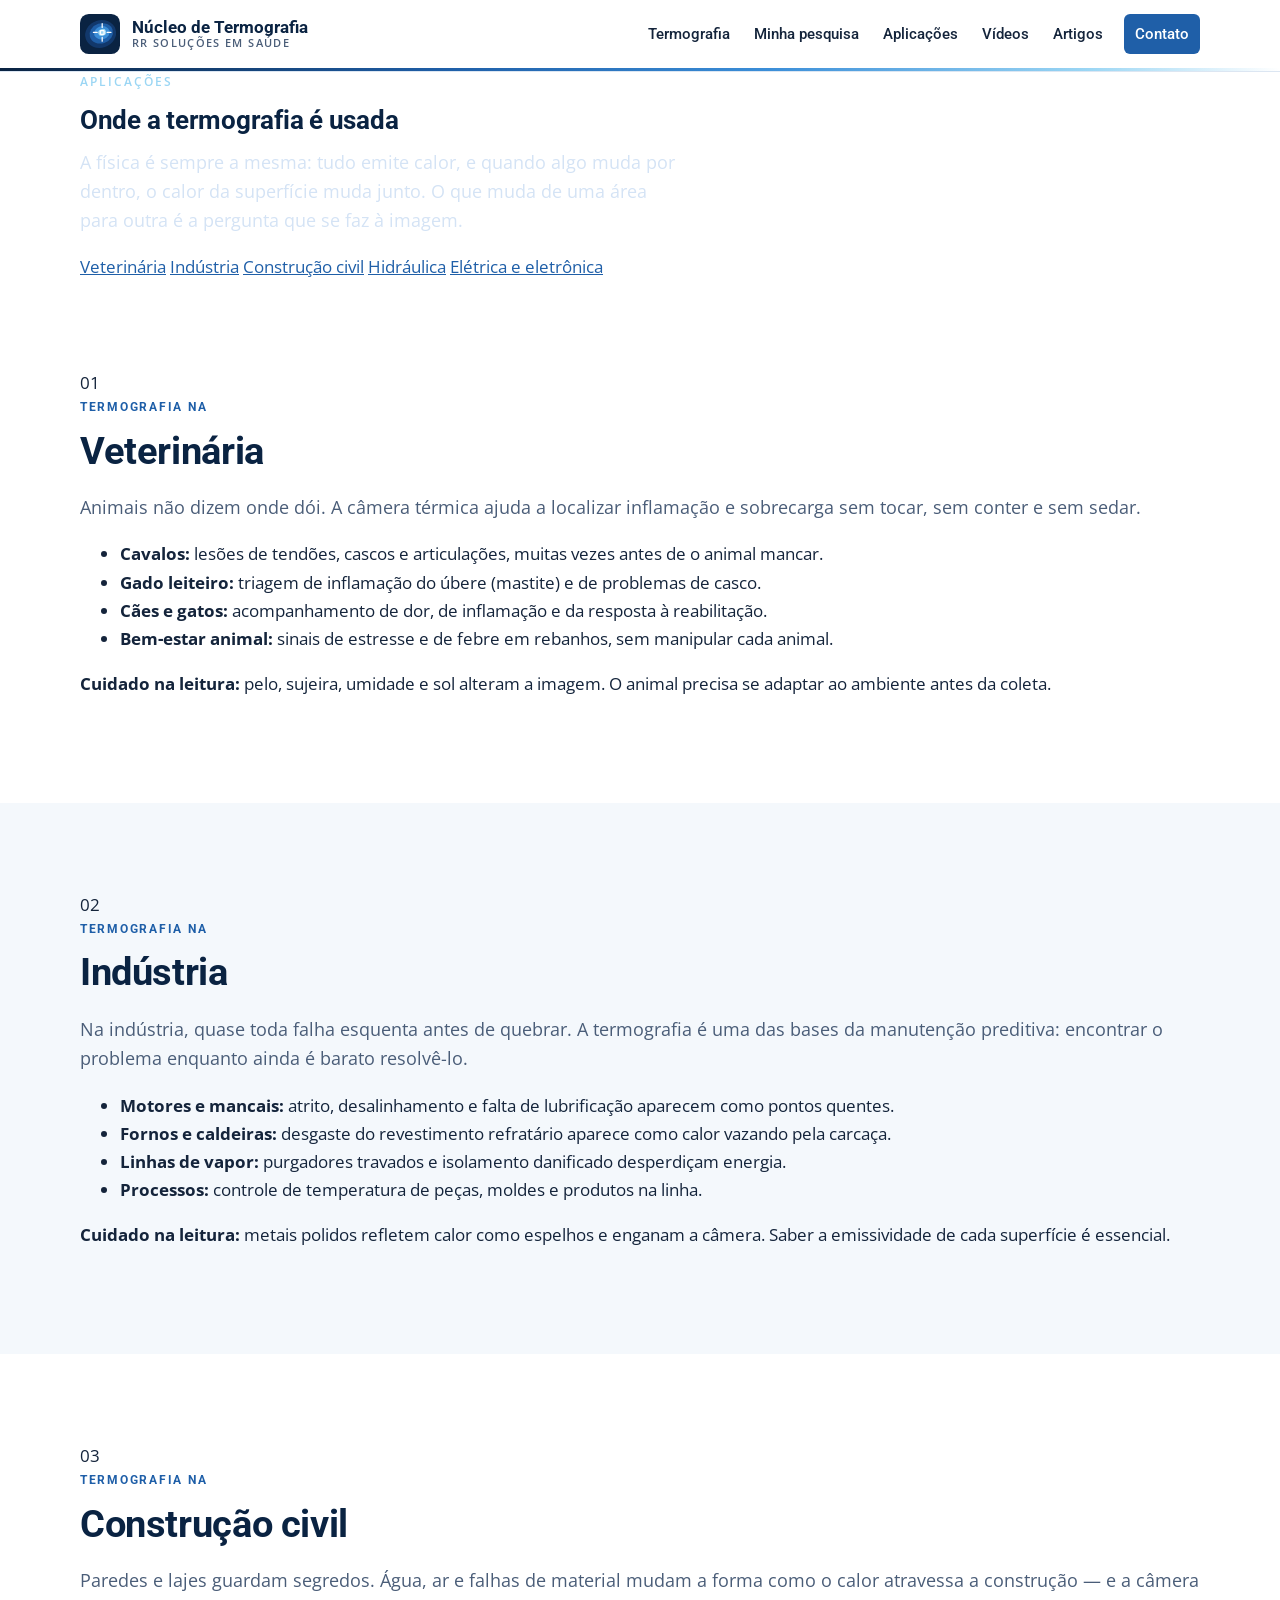
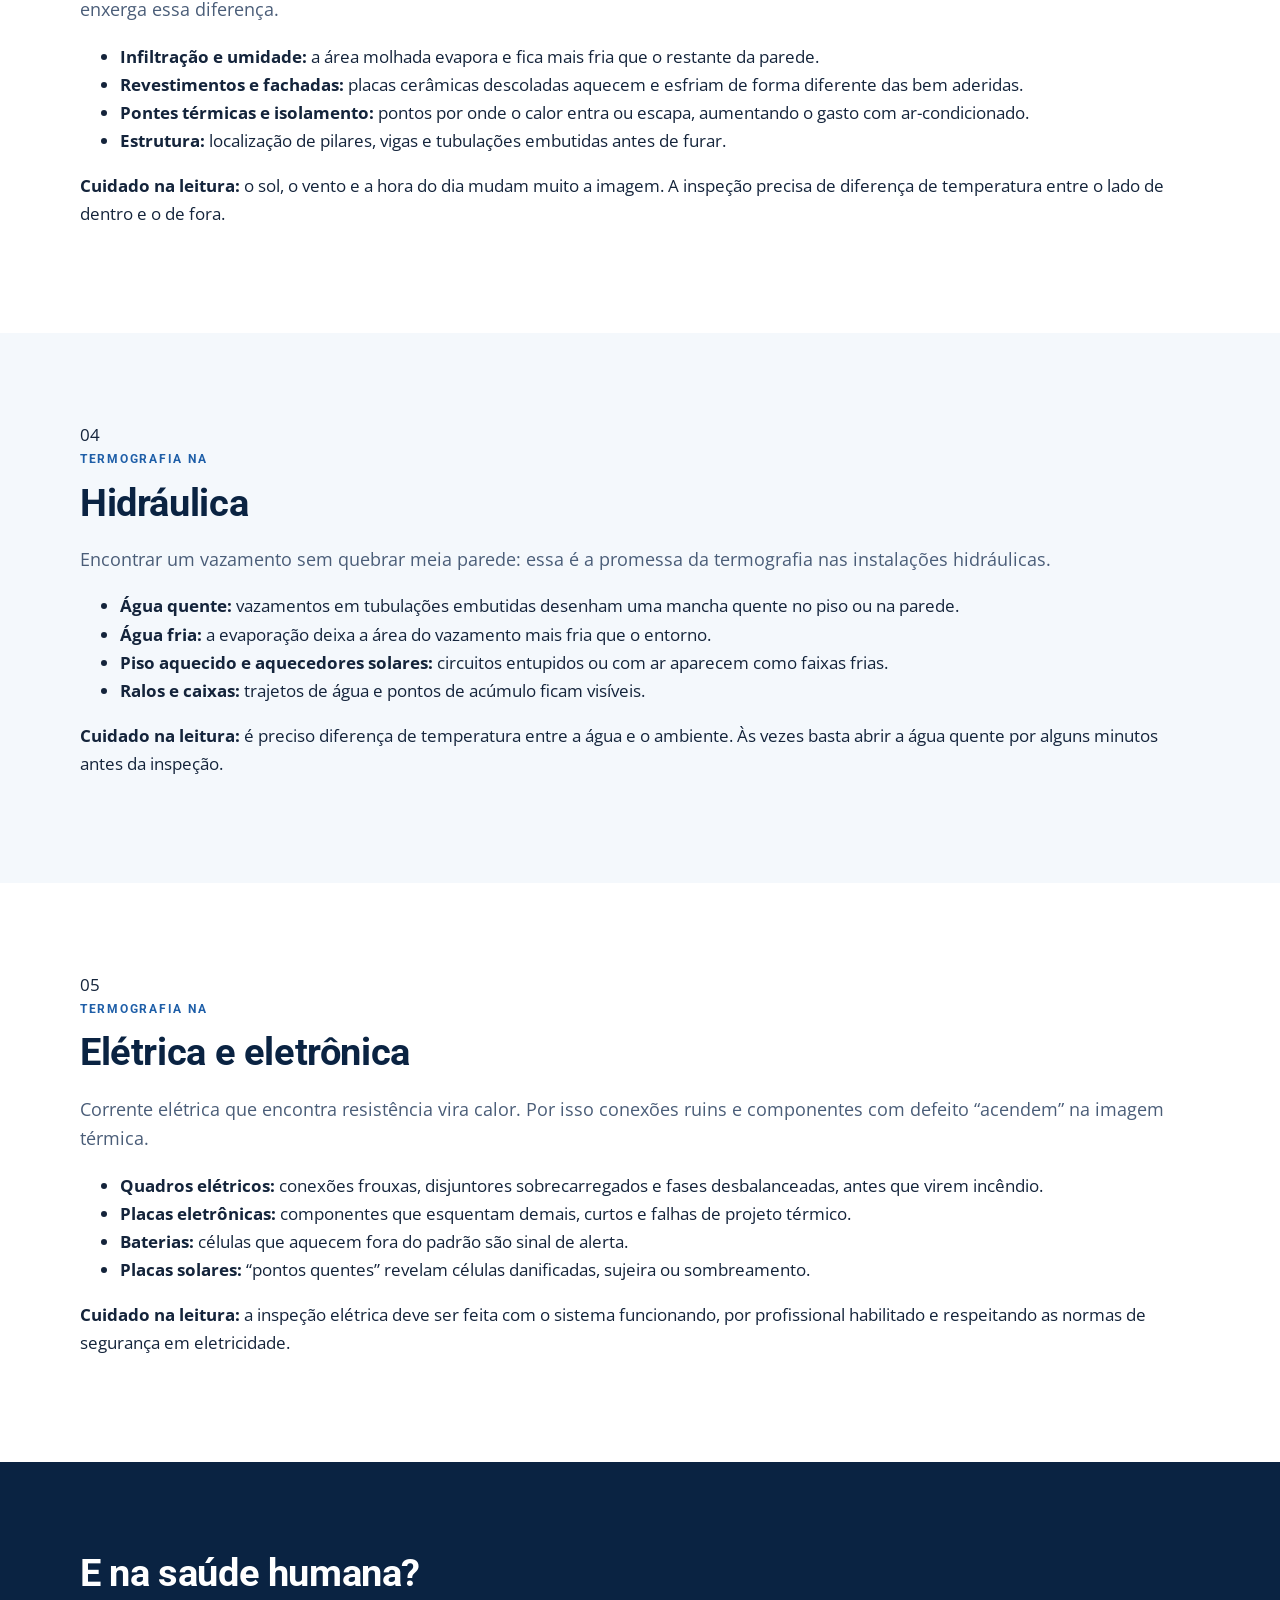
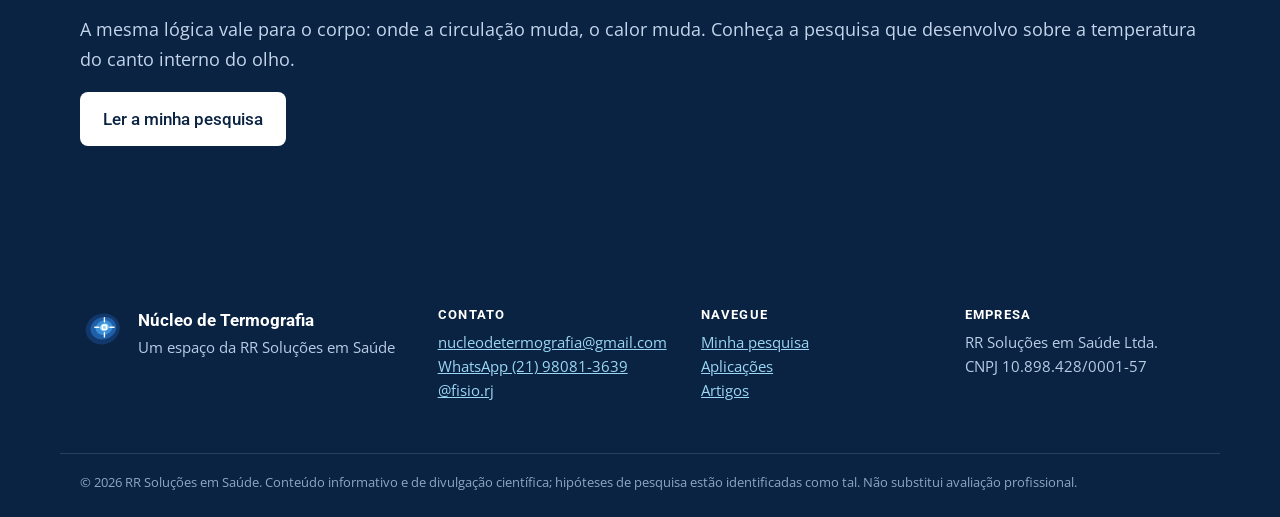
<file: aplicacoes.html>
<!doctype html>
<html lang="pt-BR">
<head>
  <meta charset="utf-8">
  <meta name="viewport" content="width=device-width, initial-scale=1">
  <title>Aplicações — Núcleo de Termografia</title>
  <meta name="description" content="Espaço de referência sobre termografia infravermelha criado por Rachel Ingrid, CEO da RR Soluções em Saúde: o que é, onde é usada e a pesquisa do canto interno do olho, em linguagem simples.">
  <meta name="theme-color" content="#0A2342">
  <meta property="og:title" content="Núcleo de Termografia">
  <meta property="og:description" content="A termografia explicada em linguagem simples — saúde, veterinária, indústria e construção.">
  <meta property="og:type" content="website">
  <link rel="icon" href="img/marca.svg" type="image/svg+xml">
  <link rel="stylesheet" href="css/estilo.css">
</head>
<body>

<header class="topo">
  <div class="wrap topo-in">
    <a class="marca" href="index.html" aria-label="Núcleo de Termografia — início">
      <img src="img/marca.svg" alt="" width="40" height="40">
      <span class="marca-txt"><strong>Núcleo de Termografia</strong><small>RR SOLUÇÕES EM SAÚDE</small></span>
    </a>
    <button class="menu-btn" id="menuBtn" aria-expanded="false" aria-controls="menu" aria-label="Abrir menu"><span></span><span></span><span></span></button>
    <nav class="menu" id="menu" aria-label="Seções">
      <a href="index.html#termografia">Termografia</a>
      <a href="pesquisa.html">Minha pesquisa</a>
      <a href="aplicacoes.html">Aplicações</a>
      <a href="index.html#videos">Vídeos</a>
      <a href="index.html#artigos">Artigos</a>
      <a href="index.html#contato" class="menu-cta">Contato</a>
    </nav>
  </div>
  <div class="regua-termica" aria-hidden="true"></div>
</header>

<main>

<section class="pagina-cab">
  <div class="wrap">
    <p class="kicker">Aplicações</p>
    <h1>Onde a termografia é usada</h1>
    <p class="hero-sub">A física é sempre a mesma: tudo emite calor, e quando algo muda por dentro, o calor da superfície muda junto. O que muda de uma área para outra é a pergunta que se faz à imagem.</p>
    <nav class="indice" aria-label="Nesta página">
      <a href="#veterinaria">Veterinária</a>
      <a href="#industria">Indústria</a>
      <a href="#construcao">Construção civil</a>
      <a href="#hidraulica">Hidráulica</a>
      <a href="#eletronica">Elétrica e eletrônica</a>
    </nav>
  </div>
</section>

<section class="secao aplic" id="veterinaria">
  <div class="wrap aplic-in">
    <div class="aplic-cab"><span class="aplic-num">01</span><p class="rotulo">Termografia na</p><h2>Veterinária</h2></div>
    <div>
      <p class="lead">Animais não dizem onde dói. A câmera térmica ajuda a localizar inflamação e sobrecarga sem tocar, sem conter e sem sedar.</p>
      <ul class="lista-check">
        <li><strong>Cavalos:</strong> lesões de tendões, cascos e articulações, muitas vezes antes de o animal mancar.</li>
        <li><strong>Gado leiteiro:</strong> triagem de inflamação do úbere (mastite) e de problemas de casco.</li>
        <li><strong>Cães e gatos:</strong> acompanhamento de dor, de inflamação e da resposta à reabilitação.</li>
        <li><strong>Bem-estar animal:</strong> sinais de estresse e de febre em rebanhos, sem manipular cada animal.</li>
      </ul>
      <p class="cuidado"><strong>Cuidado na leitura:</strong> pelo, sujeira, umidade e sol alteram a imagem. O animal precisa se adaptar ao ambiente antes da coleta.</p>
    </div>
  </div>
</section>

<section class="secao secao-gelo aplic" id="industria">
  <div class="wrap aplic-in">
    <div class="aplic-cab"><span class="aplic-num">02</span><p class="rotulo">Termografia na</p><h2>Indústria</h2></div>
    <div>
      <p class="lead">Na indústria, quase toda falha esquenta antes de quebrar. A termografia é uma das bases da manutenção preditiva: encontrar o problema enquanto ainda é barato resolvê-lo.</p>
      <ul class="lista-check">
        <li><strong>Motores e mancais:</strong> atrito, desalinhamento e falta de lubrificação aparecem como pontos quentes.</li>
        <li><strong>Fornos e caldeiras:</strong> desgaste do revestimento refratário aparece como calor vazando pela carcaça.</li>
        <li><strong>Linhas de vapor:</strong> purgadores travados e isolamento danificado desperdiçam energia.</li>
        <li><strong>Processos:</strong> controle de temperatura de peças, moldes e produtos na linha.</li>
      </ul>
      <p class="cuidado"><strong>Cuidado na leitura:</strong> metais polidos refletem calor como espelhos e enganam a câmera. Saber a emissividade de cada superfície é essencial.</p>
    </div>
  </div>
</section>

<section class="secao aplic" id="construcao">
  <div class="wrap aplic-in">
    <div class="aplic-cab"><span class="aplic-num">03</span><p class="rotulo">Termografia na</p><h2>Construção civil</h2></div>
    <div>
      <p class="lead">Paredes e lajes guardam segredos. Água, ar e falhas de material mudam a forma como o calor atravessa a construção — e a câmera enxerga essa diferença.</p>
      <ul class="lista-check">
        <li><strong>Infiltração e umidade:</strong> a área molhada evapora e fica mais fria que o restante da parede.</li>
        <li><strong>Revestimentos e fachadas:</strong> placas cerâmicas descoladas aquecem e esfriam de forma diferente das bem aderidas.</li>
        <li><strong>Pontes térmicas e isolamento:</strong> pontos por onde o calor entra ou escapa, aumentando o gasto com ar-condicionado.</li>
        <li><strong>Estrutura:</strong> localização de pilares, vigas e tubulações embutidas antes de furar.</li>
      </ul>
      <p class="cuidado"><strong>Cuidado na leitura:</strong> o sol, o vento e a hora do dia mudam muito a imagem. A inspeção precisa de diferença de temperatura entre o lado de dentro e o de fora.</p>
    </div>
  </div>
</section>

<section class="secao secao-gelo aplic" id="hidraulica">
  <div class="wrap aplic-in">
    <div class="aplic-cab"><span class="aplic-num">04</span><p class="rotulo">Termografia na</p><h2>Hidráulica</h2></div>
    <div>
      <p class="lead">Encontrar um vazamento sem quebrar meia parede: essa é a promessa da termografia nas instalações hidráulicas.</p>
      <ul class="lista-check">
        <li><strong>Água quente:</strong> vazamentos em tubulações embutidas desenham uma mancha quente no piso ou na parede.</li>
        <li><strong>Água fria:</strong> a evaporação deixa a área do vazamento mais fria que o entorno.</li>
        <li><strong>Piso aquecido e aquecedores solares:</strong> circuitos entupidos ou com ar aparecem como faixas frias.</li>
        <li><strong>Ralos e caixas:</strong> trajetos de água e pontos de acúmulo ficam visíveis.</li>
      </ul>
      <p class="cuidado"><strong>Cuidado na leitura:</strong> é preciso diferença de temperatura entre a água e o ambiente. Às vezes basta abrir a água quente por alguns minutos antes da inspeção.</p>
    </div>
  </div>
</section>

<section class="secao aplic" id="eletronica">
  <div class="wrap aplic-in">
    <div class="aplic-cab"><span class="aplic-num">05</span><p class="rotulo">Termografia na</p><h2>Elétrica e eletrônica</h2></div>
    <div>
      <p class="lead">Corrente elétrica que encontra resistência vira calor. Por isso conexões ruins e componentes com defeito “acendem” na imagem térmica.</p>
      <ul class="lista-check">
        <li><strong>Quadros elétricos:</strong> conexões frouxas, disjuntores sobrecarregados e fases desbalanceadas, antes que virem incêndio.</li>
        <li><strong>Placas eletrônicas:</strong> componentes que esquentam demais, curtos e falhas de projeto térmico.</li>
        <li><strong>Baterias:</strong> células que aquecem fora do padrão são sinal de alerta.</li>
        <li><strong>Placas solares:</strong> “pontos quentes” revelam células danificadas, sujeira ou sombreamento.</li>
      </ul>
      <p class="cuidado"><strong>Cuidado na leitura:</strong> a inspeção elétrica deve ser feita com o sistema funcionando, por profissional habilitado e respeitando as normas de segurança em eletricidade.</p>
    </div>
  </div>
</section>

<section class="secao secao-escura">
  <div class="wrap estreito centro">
    <h2>E na saúde humana?</h2>
    <p class="lead">A mesma lógica vale para o corpo: onde a circulação muda, o calor muda. Conheça a pesquisa que desenvolvo sobre a temperatura do canto interno do olho.</p>
    <p class="mais"><a class="btn btn-claro" href="pesquisa.html">Ler a minha pesquisa</a></p>
  </div>
</section>

</main>


<footer class="rodape">
  <div class="wrap rodape-in">
    <div class="rodape-marca">
      <img src="img/marca.svg" alt="" width="44" height="44">
      <div><strong>Núcleo de Termografia</strong><br><span>Um espaço da RR Soluções em Saúde</span></div>
    </div>
    <div><h4>Contato</h4><p data-contato></p></div>
    <div><h4>Navegue</h4><p><a href="pesquisa.html">Minha pesquisa</a><br><a href="aplicacoes.html">Aplicações</a><br><a href="index.html#artigos">Artigos</a></p></div>
    <div><h4>Empresa</h4><p>RR Soluções em Saúde Ltda.<br>CNPJ 10.898.428/0001-57</p></div>
  </div>
  <div class="wrap rodape-base">© <span data-ano></span> RR Soluções em Saúde. Conteúdo informativo e de divulgação científica; hipóteses de pesquisa estão identificadas como tal. Não substitui avaliação profissional.</div>
</footer>

<div class="modal" id="modal" hidden>
  <div class="modal-fundo" data-fechar></div>
  <div class="modal-caixa" role="dialog" aria-modal="true" aria-label="Vídeo">
    <button class="modal-fechar" data-fechar aria-label="Fechar">×</button>
    <div class="modal-video" id="modalVideo"></div>
  </div>
</div>

<script src="js/conteudo.js"></script>
<script src="js/site.js"></script>
</body>
</html>
</file>
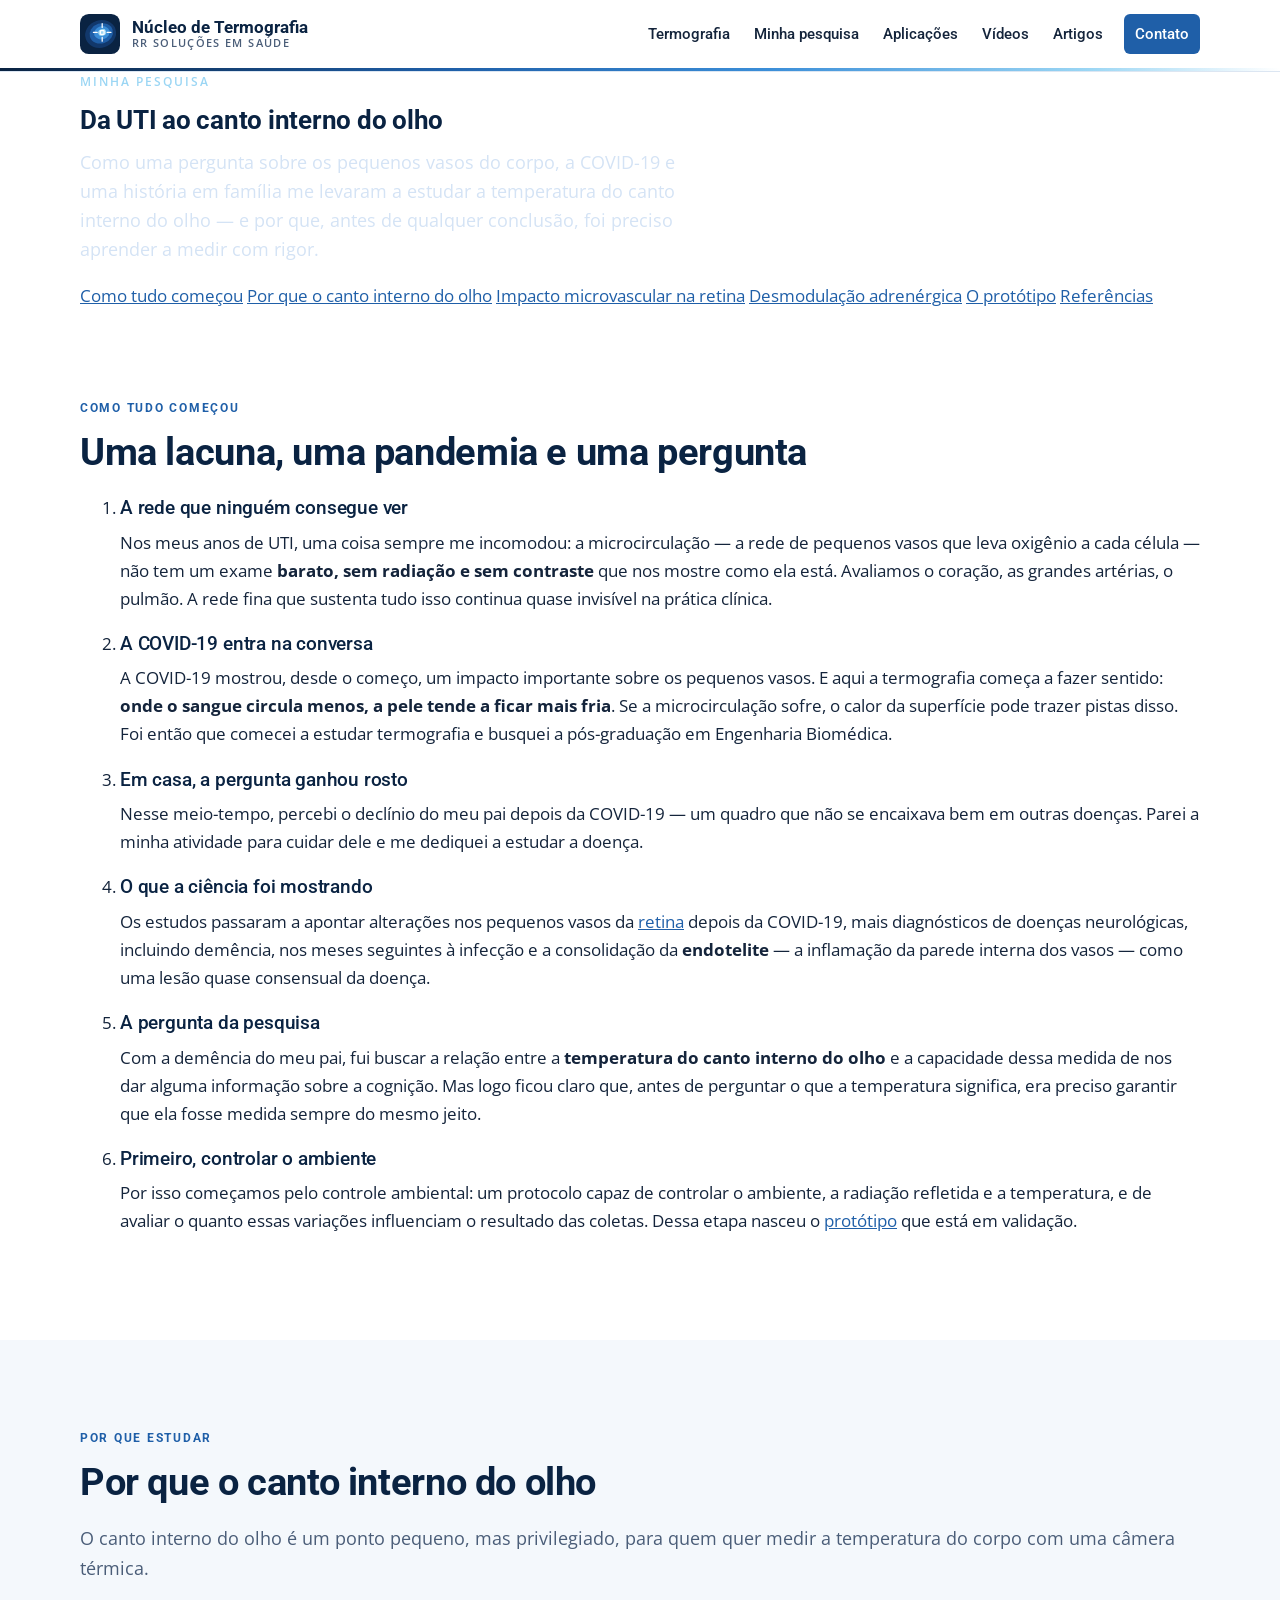
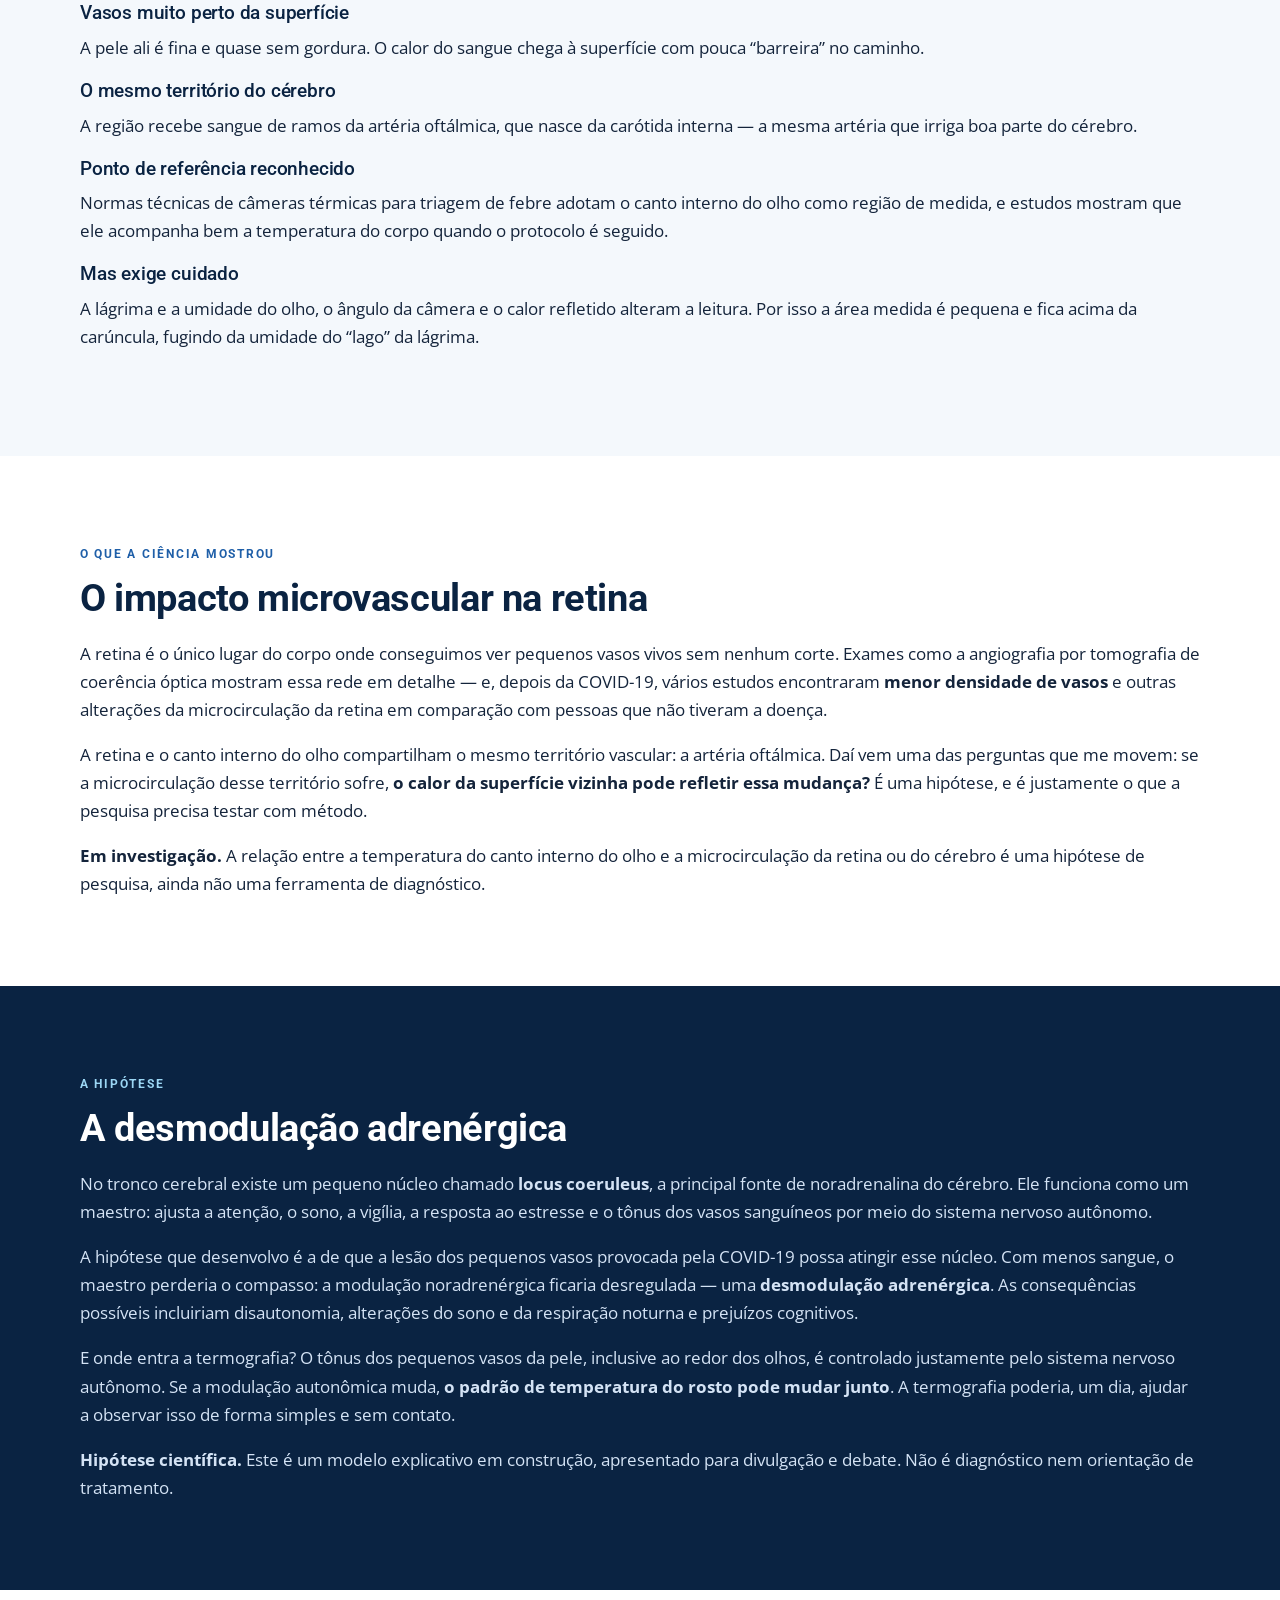
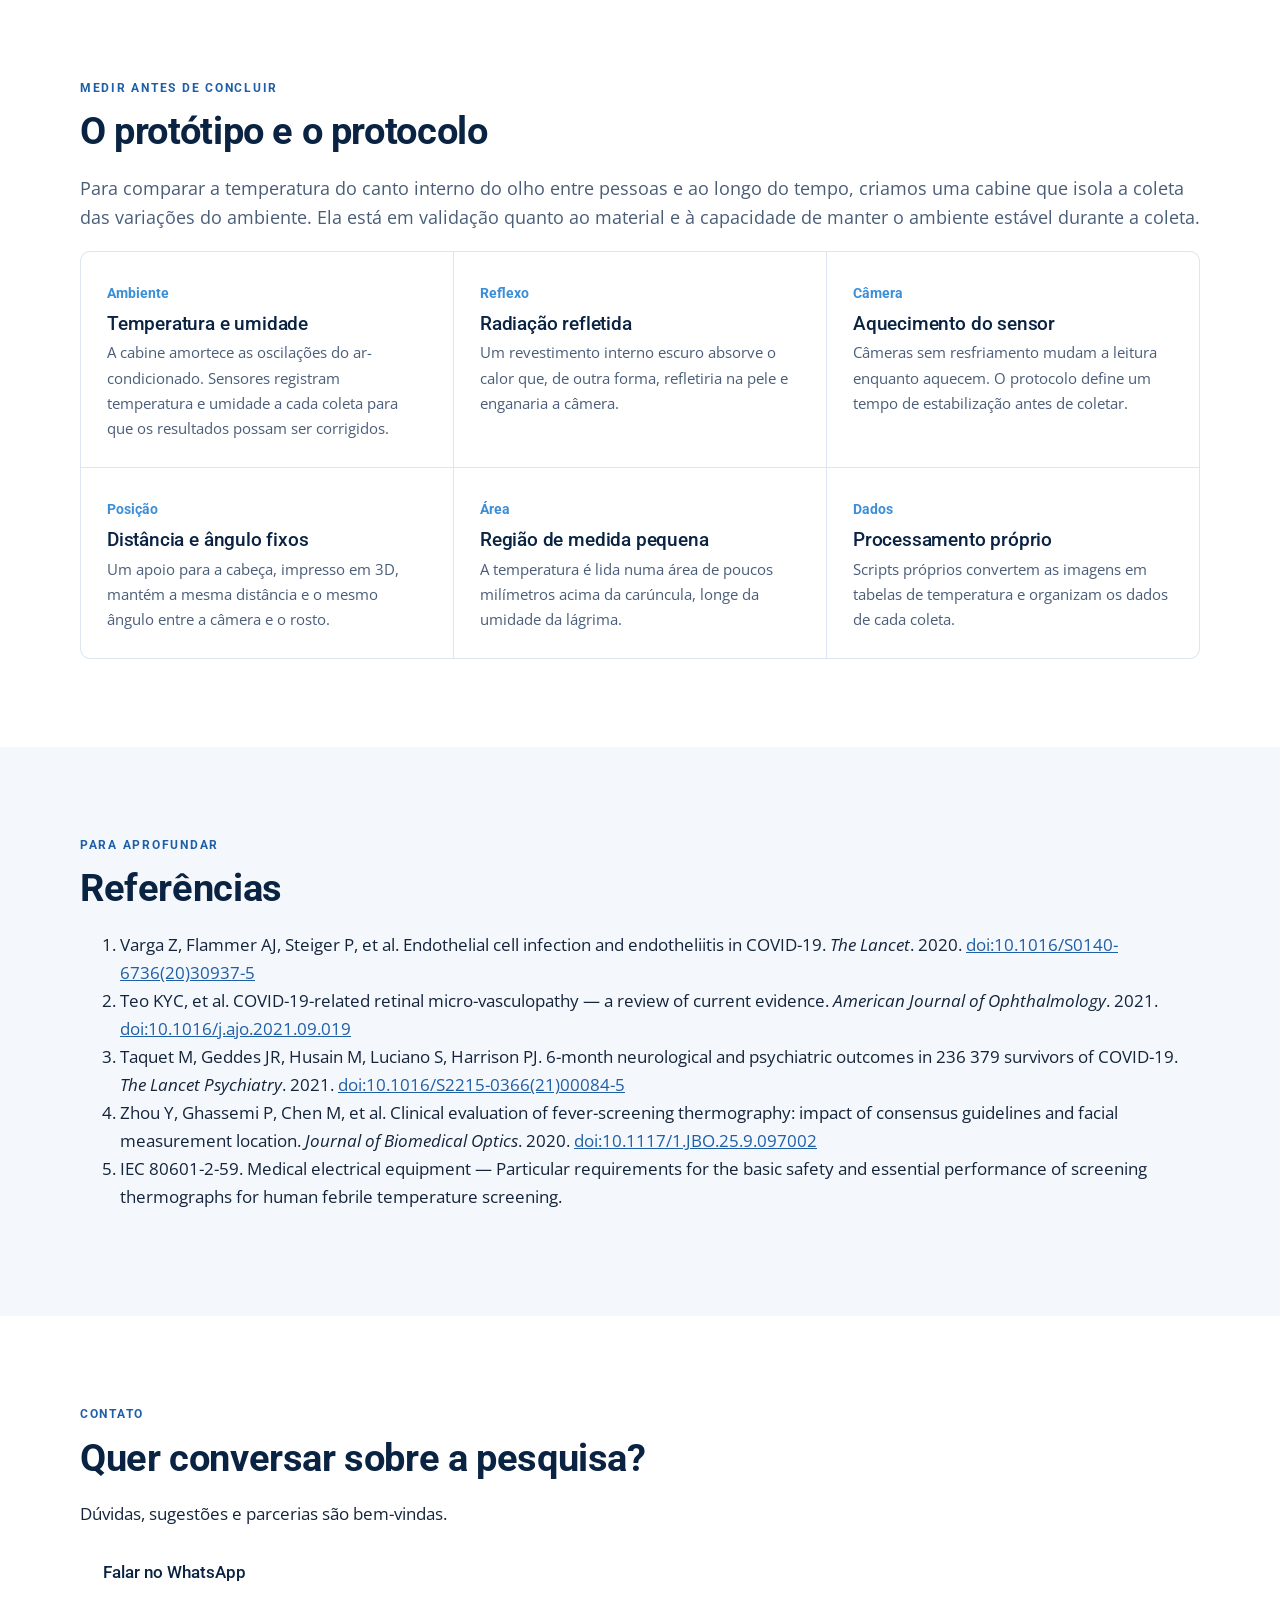
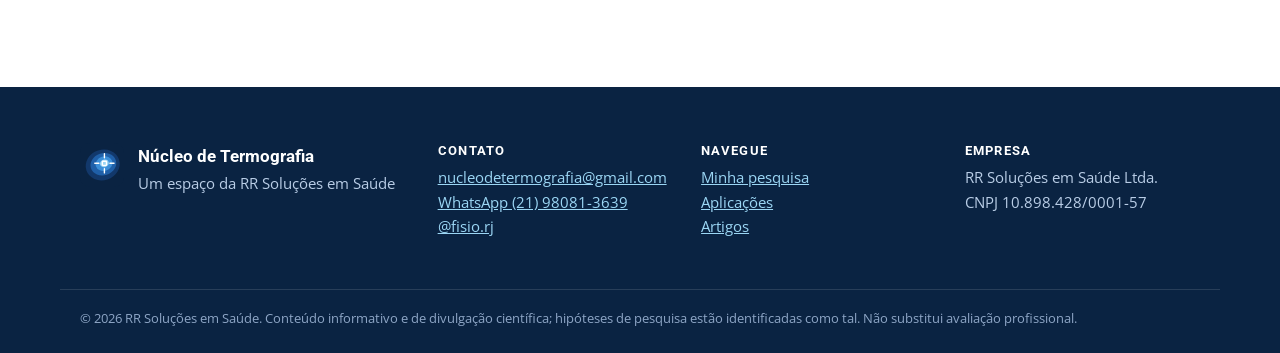
<file: pesquisa.html>
<!doctype html>
<html lang="pt-BR">
<head>
  <meta charset="utf-8">
  <meta name="viewport" content="width=device-width, initial-scale=1">
  <title>Minha pesquisa — Núcleo de Termografia</title>
  <meta name="description" content="Espaço de referência sobre termografia infravermelha criado por Rachel Ingrid, CEO da RR Soluções em Saúde: o que é, onde é usada e a pesquisa do canto interno do olho, em linguagem simples.">
  <meta name="theme-color" content="#0A2342">
  <meta property="og:title" content="Núcleo de Termografia">
  <meta property="og:description" content="A termografia explicada em linguagem simples — saúde, veterinária, indústria e construção.">
  <meta property="og:type" content="website">
  <link rel="icon" href="img/marca.svg" type="image/svg+xml">
  <link rel="stylesheet" href="css/estilo.css">
</head>
<body>

<header class="topo">
  <div class="wrap topo-in">
    <a class="marca" href="index.html" aria-label="Núcleo de Termografia — início">
      <img src="img/marca.svg" alt="" width="40" height="40">
      <span class="marca-txt"><strong>Núcleo de Termografia</strong><small>RR SOLUÇÕES EM SAÚDE</small></span>
    </a>
    <button class="menu-btn" id="menuBtn" aria-expanded="false" aria-controls="menu" aria-label="Abrir menu"><span></span><span></span><span></span></button>
    <nav class="menu" id="menu" aria-label="Seções">
      <a href="index.html#termografia">Termografia</a>
      <a href="pesquisa.html">Minha pesquisa</a>
      <a href="aplicacoes.html">Aplicações</a>
      <a href="index.html#videos">Vídeos</a>
      <a href="index.html#artigos">Artigos</a>
      <a href="index.html#contato" class="menu-cta">Contato</a>
    </nav>
  </div>
  <div class="regua-termica" aria-hidden="true"></div>
</header>

<main>

<section class="pagina-cab">
  <div class="wrap">
    <p class="kicker">Minha pesquisa</p>
    <h1>Da UTI ao canto interno do olho</h1>
    <p class="hero-sub">Como uma pergunta sobre os pequenos vasos do corpo, a COVID-19 e uma história em família me levaram a estudar a temperatura do canto interno do olho — e por que, antes de qualquer conclusão, foi preciso aprender a medir com rigor.</p>
    <nav class="indice" aria-label="Nesta página">
      <a href="#historia">Como tudo começou</a>
      <a href="#canto-do-olho">Por que o canto interno do olho</a>
      <a href="#retina">Impacto microvascular na retina</a>
      <a href="#desmodulacao">Desmodulação adrenérgica</a>
      <a href="#prototipo">O protótipo</a>
      <a href="#referencias">Referências</a>
    </nav>
  </div>
</section>

<!-- HISTÓRIA -->
<section class="secao" id="historia">
  <div class="wrap estreito">
    <p class="rotulo">Como tudo começou</p>
    <h2>Uma lacuna, uma pandemia e uma pergunta</h2>
    <ol class="linha-tempo">
      <li>
        <h3>A rede que ninguém consegue ver</h3>
        <p>Nos meus anos de UTI, uma coisa sempre me incomodou: a microcirculação — a rede de pequenos vasos que leva oxigênio a cada célula — não tem um exame <strong>barato, sem radiação e sem contraste</strong> que nos mostre como ela está. Avaliamos o coração, as grandes artérias, o pulmão. A rede fina que sustenta tudo isso continua quase invisível na prática clínica.</p>
      </li>
      <li>
        <h3>A COVID-19 entra na conversa</h3>
        <p>A COVID-19 mostrou, desde o começo, um impacto importante sobre os pequenos vasos. E aqui a termografia começa a fazer sentido: <strong>onde o sangue circula menos, a pele tende a ficar mais fria</strong>. Se a microcirculação sofre, o calor da superfície pode trazer pistas disso. Foi então que comecei a estudar termografia e busquei a pós-graduação em Engenharia Biomédica.</p>
      </li>
      <li>
        <h3>Em casa, a pergunta ganhou rosto</h3>
        <p>Nesse meio-tempo, percebi o declínio do meu pai depois da COVID-19 — um quadro que não se encaixava bem em outras doenças. Parei a minha atividade para cuidar dele e me dediquei a estudar a doença.</p>
      </li>
      <li>
        <h3>O que a ciência foi mostrando</h3>
        <p>Os estudos passaram a apontar alterações nos pequenos vasos da <a href="#retina">retina</a> depois da COVID-19, mais diagnósticos de doenças neurológicas, incluindo demência, nos meses seguintes à infecção e a consolidação da <strong>endotelite</strong> — a inflamação da parede interna dos vasos — como uma lesão quase consensual da doença.</p>
      </li>
      <li>
        <h3>A pergunta da pesquisa</h3>
        <p>Com a demência do meu pai, fui buscar a relação entre a <strong>temperatura do canto interno do olho</strong> e a capacidade dessa medida de nos dar alguma informação sobre a cognição. Mas logo ficou claro que, antes de perguntar o que a temperatura significa, era preciso garantir que ela fosse medida sempre do mesmo jeito.</p>
      </li>
      <li>
        <h3>Primeiro, controlar o ambiente</h3>
        <p>Por isso começamos pelo controle ambiental: um protocolo capaz de controlar o ambiente, a radiação refletida e a temperatura, e de avaliar o quanto essas variações influenciam o resultado das coletas. Dessa etapa nasceu o <a href="#prototipo">protótipo</a> que está em validação.</p>
      </li>
    </ol>
  </div>
</section>

<!-- CANTO DO OLHO -->
<section class="secao secao-gelo" id="canto-do-olho">
  <div class="wrap estreito">
    <p class="rotulo">Por que estudar</p>
    <h2>Por que o canto interno do olho</h2>
    <p class="lead">O canto interno do olho é um ponto pequeno, mas privilegiado, para quem quer medir a temperatura do corpo com uma câmera térmica.</p>
    <div class="cards-2">
      <div class="card"><h3>Vasos muito perto da superfície</h3><p>A pele ali é fina e quase sem gordura. O calor do sangue chega à superfície com pouca “barreira” no caminho.</p></div>
      <div class="card"><h3>O mesmo território do cérebro</h3><p>A região recebe sangue de ramos da artéria oftálmica, que nasce da carótida interna — a mesma artéria que irriga boa parte do cérebro.</p></div>
      <div class="card"><h3>Ponto de referência reconhecido</h3><p>Normas técnicas de câmeras térmicas para triagem de febre adotam o canto interno do olho como região de medida, e estudos mostram que ele acompanha bem a temperatura do corpo quando o protocolo é seguido.</p></div>
      <div class="card"><h3>Mas exige cuidado</h3><p>A lágrima e a umidade do olho, o ângulo da câmera e o calor refletido alteram a leitura. Por isso a área medida é pequena e fica acima da carúncula, fugindo da umidade do “lago” da lágrima.</p></div>
    </div>
  </div>
</section>

<!-- RETINA -->
<section class="secao" id="retina">
  <div class="wrap estreito">
    <p class="rotulo">O que a ciência mostrou</p>
    <h2>O impacto microvascular na retina</h2>
    <p>A retina é o único lugar do corpo onde conseguimos ver pequenos vasos vivos sem nenhum corte. Exames como a angiografia por tomografia de coerência óptica mostram essa rede em detalhe — e, depois da COVID-19, vários estudos encontraram <strong>menor densidade de vasos</strong> e outras alterações da microcirculação da retina em comparação com pessoas que não tiveram a doença.</p>
    <p>A retina e o canto interno do olho compartilham o mesmo território vascular: a artéria oftálmica. Daí vem uma das perguntas que me movem: se a microcirculação desse território sofre, <strong>o calor da superfície vizinha pode refletir essa mudança?</strong> É uma hipótese, e é justamente o que a pesquisa precisa testar com método.</p>
    <aside class="nota-hipotese"><strong>Em investigação.</strong> A relação entre a temperatura do canto interno do olho e a microcirculação da retina ou do cérebro é uma hipótese de pesquisa, ainda não uma ferramenta de diagnóstico.</aside>
  </div>
</section>

<!-- DESMODULAÇÃO -->
<section class="secao secao-escura" id="desmodulacao">
  <div class="wrap estreito">
    <p class="rotulo">A hipótese</p>
    <h2>A desmodulação adrenérgica</h2>
    <p>No tronco cerebral existe um pequeno núcleo chamado <strong>locus coeruleus</strong>, a principal fonte de noradrenalina do cérebro. Ele funciona como um maestro: ajusta a atenção, o sono, a vigília, a resposta ao estresse e o tônus dos vasos sanguíneos por meio do sistema nervoso autônomo.</p>
    <p>A hipótese que desenvolvo é a de que a lesão dos pequenos vasos provocada pela COVID-19 possa atingir esse núcleo. Com menos sangue, o maestro perderia o compasso: a modulação noradrenérgica ficaria desregulada — uma <strong>desmodulação adrenérgica</strong>. As consequências possíveis incluiriam disautonomia, alterações do sono e da respiração noturna e prejuízos cognitivos.</p>
    <p>E onde entra a termografia? O tônus dos pequenos vasos da pele, inclusive ao redor dos olhos, é controlado justamente pelo sistema nervoso autônomo. Se a modulação autonômica muda, <strong>o padrão de temperatura do rosto pode mudar junto</strong>. A termografia poderia, um dia, ajudar a observar isso de forma simples e sem contato.</p>
    <aside class="nota-hipotese escura"><strong>Hipótese científica.</strong> Este é um modelo explicativo em construção, apresentado para divulgação e debate. Não é diagnóstico nem orientação de tratamento.</aside>
  </div>
</section>

<!-- PROTÓTIPO -->
<section class="secao" id="prototipo">
  <div class="wrap estreito">
    <p class="rotulo">Medir antes de concluir</p>
    <h2>O protótipo e o protocolo</h2>
    <p class="lead">Para comparar a temperatura do canto interno do olho entre pessoas e ao longo do tempo, criamos uma cabine que isola a coleta das variações do ambiente. Ela está em validação quanto ao material e à capacidade de manter o ambiente estável durante a coleta.</p>
    <div class="fatores fatores-2">
      <div><b>Ambiente</b><h3>Temperatura e umidade</h3><p>A cabine amortece as oscilações do ar-condicionado. Sensores registram temperatura e umidade a cada coleta para que os resultados possam ser corrigidos.</p></div>
      <div><b>Reflexo</b><h3>Radiação refletida</h3><p>Um revestimento interno escuro absorve o calor que, de outra forma, refletiria na pele e enganaria a câmera.</p></div>
      <div><b>Câmera</b><h3>Aquecimento do sensor</h3><p>Câmeras sem resfriamento mudam a leitura enquanto aquecem. O protocolo define um tempo de estabilização antes de coletar.</p></div>
      <div><b>Posição</b><h3>Distância e ângulo fixos</h3><p>Um apoio para a cabeça, impresso em 3D, mantém a mesma distância e o mesmo ângulo entre a câmera e o rosto.</p></div>
      <div><b>Área</b><h3>Região de medida pequena</h3><p>A temperatura é lida numa área de poucos milímetros acima da carúncula, longe da umidade da lágrima.</p></div>
      <div><b>Dados</b><h3>Processamento próprio</h3><p>Scripts próprios convertem as imagens em tabelas de temperatura e organizam os dados de cada coleta.</p></div>
    </div>
  </div>
</section>

<!-- REFERÊNCIAS -->
<section class="secao secao-gelo" id="referencias">
  <div class="wrap estreito">
    <p class="rotulo">Para aprofundar</p>
    <h2>Referências</h2>
    <ol class="refs">
      <li>Varga Z, Flammer AJ, Steiger P, et al. Endothelial cell infection and endotheliitis in COVID-19. <em>The Lancet</em>. 2020. <a href="https://doi.org/10.1016/S0140-6736(20)30937-5" target="_blank" rel="noopener">doi:10.1016/S0140-6736(20)30937-5</a></li>
      <li>Teo KYC, et al. COVID-19-related retinal micro-vasculopathy — a review of current evidence. <em>American Journal of Ophthalmology</em>. 2021. <a href="https://doi.org/10.1016/j.ajo.2021.09.019" target="_blank" rel="noopener">doi:10.1016/j.ajo.2021.09.019</a></li>
      <li>Taquet M, Geddes JR, Husain M, Luciano S, Harrison PJ. 6-month neurological and psychiatric outcomes in 236 379 survivors of COVID-19. <em>The Lancet Psychiatry</em>. 2021. <a href="https://doi.org/10.1016/S2215-0366(21)00084-5" target="_blank" rel="noopener">doi:10.1016/S2215-0366(21)00084-5</a></li>
      <li>Zhou Y, Ghassemi P, Chen M, et al. Clinical evaluation of fever-screening thermography: impact of consensus guidelines and facial measurement location. <em>Journal of Biomedical Optics</em>. 2020. <a href="https://doi.org/10.1117/1.JBO.25.9.097002" target="_blank" rel="noopener">doi:10.1117/1.JBO.25.9.097002</a></li>
      <li>IEC 80601-2-59. Medical electrical equipment — Particular requirements for the basic safety and essential performance of screening thermographs for human febrile temperature screening.</li>
    </ol>
  </div>
</section>

<section class="secao" id="contato">
  <div class="wrap">
    <div class="contato-faixa">
      <div>
        <p class="rotulo">Contato</p>
        <h2>Quer conversar sobre a pesquisa?</h2>
        <p>Dúvidas, sugestões e parcerias são bem-vindas.</p>
      </div>
      <div class="contato-acoes">
        <a class="btn btn-claro" data-wa href="#" target="_blank" rel="noopener">Falar no WhatsApp</a>
        <a class="btn btn-contorno" data-mail href="#">Enviar e-mail</a>
      </div>
    </div>
  </div>
</section>

</main>


<footer class="rodape">
  <div class="wrap rodape-in">
    <div class="rodape-marca">
      <img src="img/marca.svg" alt="" width="44" height="44">
      <div><strong>Núcleo de Termografia</strong><br><span>Um espaço da RR Soluções em Saúde</span></div>
    </div>
    <div><h4>Contato</h4><p data-contato></p></div>
    <div><h4>Navegue</h4><p><a href="pesquisa.html">Minha pesquisa</a><br><a href="aplicacoes.html">Aplicações</a><br><a href="index.html#artigos">Artigos</a></p></div>
    <div><h4>Empresa</h4><p>RR Soluções em Saúde Ltda.<br>CNPJ 10.898.428/0001-57</p></div>
  </div>
  <div class="wrap rodape-base">© <span data-ano></span> RR Soluções em Saúde. Conteúdo informativo e de divulgação científica; hipóteses de pesquisa estão identificadas como tal. Não substitui avaliação profissional.</div>
</footer>

<div class="modal" id="modal" hidden>
  <div class="modal-fundo" data-fechar></div>
  <div class="modal-caixa" role="dialog" aria-modal="true" aria-label="Vídeo">
    <button class="modal-fechar" data-fechar aria-label="Fechar">×</button>
    <div class="modal-video" id="modalVideo"></div>
  </div>
</div>

<script src="js/conteudo.js"></script>
<script src="js/site.js"></script>
</body>
</html>
</file>
<file: css/estilo.css>
/* ===== Fontes locais (sem depender de serviços externos) ===== */
@font-face{font-family:"Open Sans";src:url(../fonts/open-sans-latin-400-normal.woff2) format("woff2");font-weight:400;font-style:normal;font-display:swap}
@font-face{font-family:"Open Sans";src:url(../fonts/open-sans-latin-400-italic.woff2) format("woff2");font-weight:400;font-style:italic;font-display:swap}
@font-face{font-family:"Open Sans";src:url(../fonts/open-sans-latin-600-normal.woff2) format("woff2");font-weight:600;font-display:swap}
@font-face{font-family:"Open Sans";src:url(../fonts/open-sans-latin-700-normal.woff2) format("woff2");font-weight:700;font-display:swap}
@font-face{font-family:"Roboto";src:url(../fonts/roboto-latin-500-normal.woff2) format("woff2");font-weight:500;font-display:swap}
@font-face{font-family:"Roboto";src:url(../fonts/roboto-latin-700-normal.woff2) format("woff2");font-weight:700;font-display:swap}

/* ===== Identidade ===== */
:root{
  --noite:#0A2342; --noite-2:#12386B; --azul:#1F5FA8; --sinal:#3B8ED8; --gelo:#9BD6F4;
  --nevoa:#F4F8FC; --branco:#fff; --linha:#DCE6F2; --texto:#14243B; --texto-2:#4A5D78;
  --raio:10px; --sombra:0 1px 2px rgba(10,35,66,.06),0 8px 24px rgba(10,35,66,.06);
  --t-titulo:"Roboto",system-ui,-apple-system,"Segoe UI",Arial,sans-serif;
  --t-texto:"Open Sans",system-ui,-apple-system,"Segoe UI",Arial,sans-serif;
}
*{box-sizing:border-box}
html{scroll-behavior:smooth;scroll-padding-top:84px}
body{margin:0;font-family:var(--t-texto);color:var(--texto);background:var(--branco);line-height:1.65;font-size:17px;-webkit-font-smoothing:antialiased}
img{max-width:100%;display:block}
a{color:var(--azul)}
h1,h2,h3,h4{font-family:var(--t-titulo);color:var(--noite);line-height:1.2;margin:0 0 .5em;font-weight:700;letter-spacing:-.01em}
h2{font-size:clamp(1.7rem,3.2vw,2.4rem)}
h3{font-size:1.2rem;font-weight:500}
h4{font-size:1rem;font-weight:700}
p{margin:0 0 1em}
.wrap{max-width:1160px;margin:0 auto;padding:0 20px}
:focus-visible{outline:3px solid var(--sinal);outline-offset:2px}

/* ===== Faixa de proposta ===== */
.faixa-proposta{background:#E8F1FB;color:var(--noite-2);font-size:.85rem;padding:8px 0;text-align:center;border-bottom:1px solid var(--linha)}

/* ===== Cabeçalho ===== */
.topo{position:sticky;top:0;z-index:50;background:rgba(255,255,255,.96);backdrop-filter:saturate(1.4) blur(8px);border-bottom:1px solid var(--linha)}
.topo-in{display:flex;align-items:center;justify-content:space-between;height:68px;gap:16px}
.marca{display:flex;align-items:center;gap:12px;text-decoration:none;color:var(--noite)}
.marca img{width:40px;height:40px}
.marca-txt{display:flex;flex-direction:column;line-height:1.15}
.marca-txt strong{font-family:var(--t-titulo);font-size:1.05rem}
.marca-txt small{font-size:.7rem;letter-spacing:.12em;color:var(--texto-2);font-weight:600}
.menu{display:flex;align-items:center;gap:2px}
.menu a{font-family:var(--t-titulo);font-weight:500;font-size:.92rem;color:var(--texto);text-decoration:none;padding:8px 11px;border-radius:6px}
.menu a:hover{background:var(--nevoa);color:var(--azul)}
.menu .menu-cta{background:var(--azul);color:#fff;margin-left:8px}
.menu .menu-cta:hover{background:var(--noite-2);color:#fff}
.menu-btn{display:none;background:none;border:0;padding:10px;cursor:pointer}
.menu-btn span{display:block;width:22px;height:2px;background:var(--noite);margin:5px 0;transition:.2s}
.regua-termica{height:3px;background:linear-gradient(90deg,var(--noite),var(--azul) 35%,var(--sinal) 60%,var(--gelo) 85%,#fff)}

@media (max-width:980px){
  .menu-btn{display:block}
  .menu{position:absolute;top:71px;left:0;right:0;flex-direction:column;align-items:stretch;background:#fff;border-bottom:1px solid var(--linha);padding:8px 20px 16px;display:none;box-shadow:var(--sombra)}
  .menu.aberto{display:flex}
  .menu a{padding:12px 4px;border-bottom:1px solid var(--nevoa)}
  .menu .menu-cta{margin:10px 0 0;text-align:center;border:0}
}

/* ===== Botões ===== */
.btn{display:inline-block;font-family:var(--t-titulo);font-weight:500;text-decoration:none;padding:12px 22px;border-radius:8px;border:1.5px solid transparent;transition:.15s}
.btn-claro{background:#fff;color:var(--noite)}
.btn-claro:hover{background:var(--gelo)}
.btn-contorno{border-color:rgba(255,255,255,.55);color:#fff}
.btn-contorno:hover{background:rgba(255,255,255,.1)}
.btn-azul{background:var(--azul);color:#fff}
.btn-azul:hover{background:var(--noite-2)}
.btn-linha{border-color:var(--azul);color:var(--azul);background:#fff}
.btn-linha:hover{background:var(--nevoa)}

/* ===== Hero ===== */
.hero{position:relative;background:var(--noite);color:#fff;overflow:hidden}
.hero-fundo{position:absolute;inset:0}
.campo-termico{position:absolute;inset:0}
.iso{position:absolute;border-radius:50%;filter:blur(40px);opacity:.85;animation:deriva 22s ease-in-out infinite alternate}
.i1{width:620px;height:520px;right:-120px;top:-120px;background:radial-gradient(circle,var(--sinal),transparent 65%)}
.i2{width:440px;height:380px;right:180px;bottom:-160px;background:radial-gradient(circle,var(--azul),transparent 65%);animation-duration:28s}
.i3{width:300px;height:260px;right:60px;top:120px;background:radial-gradient(circle,var(--gelo),transparent 60%);opacity:.55;animation-duration:18s}
.i4{width:520px;height:420px;left:-200px;bottom:-200px;background:radial-gradient(circle,var(--noite-2),transparent 65%);animation-duration:32s}
@keyframes deriva{to{transform:translate(-60px,40px) scale(1.12)}}
.hero-fotos{position:absolute;inset:0}
.hero-fotos img{position:absolute;inset:0;width:100%;height:100%;object-fit:cover;opacity:0;transition:opacity 1.6s ease;transform:scale(1.04)}
.hero-fotos img.ativa{opacity:.38;animation:aproxima 9s linear forwards}
@keyframes aproxima{from{transform:scale(1.04)}to{transform:scale(1.12)}}
.hero-fotos.tem-fotos~.hero-grade{background-color:rgba(10,35,66,.35)}
.hero-grade{position:absolute;inset:0;background-image:linear-gradient(rgba(255,255,255,.05) 1px,transparent 1px),linear-gradient(90deg,rgba(255,255,255,.05) 1px,transparent 1px);background-size:48px 48px;mask-image:linear-gradient(90deg,#000 20%,transparent 85%)}
.hero-in{position:relative;padding:96px 20px 88px}
.kicker{font-size:.78rem;letter-spacing:.16em;text-transform:uppercase;color:var(--gelo);font-weight:600}
.hero h1{color:#fff;font-size:clamp(2.2rem,5.4vw,3.8rem);max-width:15ch;margin-bottom:.4em}
.hero-sub{max-width:60ch;font-size:1.1rem;color:#D4E3F5}
.hero-acoes{display:flex;flex-wrap:wrap;gap:12px;margin:28px 0 44px}
.hero-fatos{display:grid;grid-template-columns:repeat(3,minmax(0,200px));gap:0;margin:0;border-top:1px solid rgba(255,255,255,.18);max-width:620px}
.hero-fatos div{padding:16px 16px 0 0}
.hero-fatos dt{font-family:var(--t-titulo);font-weight:700;font-size:1.05rem}
.hero-fatos dd{margin:0;color:#B9CDE6;font-size:.9rem}
@media (max-width:600px){.hero-in{padding:64px 20px 56px}.hero-fatos{grid-template-columns:1fr}.hero-fatos div{padding:12px 0 0}}

/* ===== Seções ===== */
.secao{padding:88px 0}
.secao-gelo{background:var(--nevoa)}
.secao-escura{background:var(--noite);color:#D4E3F5}
.secao-escura h2,.secao-escura h3{color:#fff}
.secao-escura .rotulo{color:var(--gelo)}
.secao-cab{max-width:780px;margin-bottom:40px}
.cab-linha{display:flex;justify-content:space-between;align-items:flex-end;max-width:none;gap:20px;flex-wrap:wrap}
.rotulo{font-family:var(--t-titulo);font-size:.78rem;letter-spacing:.14em;text-transform:uppercase;color:var(--azul);font-weight:700;margin-bottom:10px}
.lead{font-size:1.12rem;color:var(--texto-2)}
.secao-escura .lead{color:#C4D6EC}
.lead-curto{color:var(--texto-2);margin:0}
.sub-h{margin-top:48px;margin-bottom:20px}
.vazio{color:var(--texto-2);font-style:italic;padding:22px;border:1px dashed var(--linha);border-radius:var(--raio);background:#fff;text-align:center}
.nota{font-size:.88rem;color:var(--texto-2)}
.grade-2{display:grid;grid-template-columns:repeat(2,1fr);gap:20px}
.grade-3{display:grid;grid-template-columns:repeat(3,1fr);gap:20px}
@media (max-width:800px){.grade-2,.grade-3{grid-template-columns:1fr}.secao{padding:64px 0}}

/* ===== Participe ===== */
.cartao-pesquisa{background:#fff;border:1px solid var(--linha);border-top:4px solid var(--azul);border-radius:var(--raio);padding:26px;box-shadow:var(--sombra)}
.cartao-pesquisa:nth-child(2){border-top-color:var(--sinal)}
.etiqueta{display:inline-block;font-size:.75rem;font-weight:700;letter-spacing:.06em;text-transform:uppercase;color:var(--azul);background:var(--nevoa);padding:4px 10px;border-radius:99px;margin-bottom:12px}
.cartao-pesquisa h3{font-size:1.15rem}
.meta{font-size:.85rem;color:var(--texto-2);margin:0;border-top:1px solid var(--linha);padding-top:12px}
.aviso-tcle{display:flex;gap:18px;align-items:flex-start;margin-top:28px;background:var(--noite);color:#D4E3F5;border-radius:var(--raio);padding:26px}
.aviso-tcle h3{color:#fff;margin-bottom:.35em}
.aviso-tcle p{margin:0}
.aviso-tcle svg{flex:0 0 36px;width:36px;height:36px;fill:none;stroke:var(--gelo);stroke-width:1.6;stroke-linecap:round;stroke-linejoin:round}
.passos{list-style:none;padding:0;margin:0;display:grid;grid-template-columns:repeat(5,1fr);gap:14px;counter-reset:p}
.passos li{position:relative;background:#fff;border:1px solid var(--linha);border-radius:var(--raio);padding:20px 18px}
.passos span{display:inline-grid;place-items:center;width:32px;height:32px;border-radius:50%;background:var(--azul);color:#fff;font-family:var(--t-titulo);font-weight:700;margin-bottom:12px}
.passos h4{margin-bottom:.3em}
.passos p{font-size:.92rem;color:var(--texto-2);margin:0}
@media (max-width:980px){.passos{grid-template-columns:repeat(2,1fr)}}
@media (max-width:520px){.passos{grid-template-columns:1fr}}
.info-rapida{margin-top:20px}
.info-rapida div{border-left:3px solid var(--sinal);padding:4px 0 4px 16px}
.info-rapida p{margin:0;color:var(--texto-2);font-size:.95rem}
.faq{border-top:1px solid var(--linha)}
.faq details{border-bottom:1px solid var(--linha)}
.faq summary{cursor:pointer;list-style:none;padding:18px 40px 18px 0;font-family:var(--t-titulo);font-weight:500;font-size:1.05rem;color:var(--noite);position:relative}
.faq summary::-webkit-details-marker{display:none}
.faq summary::after{content:"+";position:absolute;right:6px;top:12px;font-size:1.6rem;color:var(--azul);font-weight:400}
.faq details[open] summary::after{content:"–"}
.faq details p{color:var(--texto-2);max-width:75ch}
.contato-box{margin-top:44px;display:flex;justify-content:space-between;align-items:center;gap:20px;flex-wrap:wrap;background:var(--nevoa);border:1px solid var(--linha);border-radius:var(--raio);padding:26px 28px}
.contato-box h3{margin-bottom:.3em}
.contato-box p{margin:0;color:var(--texto-2)}
.contato-acoes{display:flex;gap:10px;flex-wrap:wrap}

/* ===== Termografia ===== */
.explica{display:grid;grid-template-columns:1fr 1.2fr;gap:44px;align-items:center}
@media (max-width:860px){.explica{grid-template-columns:1fr}}
.escala{margin:0;background:#fff;border:1px solid var(--linha);border-radius:var(--raio);padding:18px;box-shadow:var(--sombra)}
.escala-img{position:relative;height:260px;border-radius:6px;overflow:hidden;background:#0B1C3A}
.escala-img .b{position:absolute;border-radius:50%;filter:blur(22px)}
.b1{width:70%;height:90%;left:15%;top:5%;background:radial-gradient(circle,#2F6FB8,transparent 70%)}
.b2{width:44%;height:60%;left:28%;top:18%;background:radial-gradient(circle,#6DB6EA,transparent 70%);animation:pulsa 6s ease-in-out infinite alternate}
.b3{width:20%;height:28%;left:40%;top:32%;background:radial-gradient(circle,#F2FAFF,transparent 70%);animation:pulsa 4s ease-in-out infinite alternate}
@keyframes pulsa{to{transform:scale(1.15)}}
.escala-barra{display:flex;justify-content:space-between;margin-top:12px;padding-top:22px;font-size:.8rem;color:var(--texto-2);background:linear-gradient(90deg,#0B1C3A,#2F6FB8 40%,#6DB6EA 70%,#F2FAFF) top/100% 12px no-repeat;border-radius:3px}
.escala figcaption{font-size:.78rem;color:var(--texto-2);margin-top:6px}
.explica-txt .item{padding:18px 0;border-bottom:1px solid var(--linha)}
.explica-txt .item:last-child{border:0}
.explica-txt p{margin:0;color:var(--texto-2)}
.usos{list-style:none;margin:0;padding:0;display:grid;grid-template-columns:repeat(5,1fr);gap:14px}
.usos li{background:#fff;border:1px solid var(--linha);border-radius:var(--raio);padding:18px}
.usos strong{display:block;font-family:var(--t-titulo);color:var(--noite);margin-bottom:4px}
.usos span{font-size:.9rem;color:var(--texto-2)}
@media (max-width:980px){.usos{grid-template-columns:repeat(2,1fr)}}
@media (max-width:480px){.usos{grid-template-columns:1fr}}

/* ===== Desafio ===== */
.fatores{display:grid;grid-template-columns:repeat(3,1fr);gap:1px;background:var(--linha);border:1px solid var(--linha);border-radius:var(--raio);overflow:hidden}
.fatores div{background:#fff;padding:26px}
.fatores b{font-family:var(--t-titulo);color:var(--sinal);font-size:.9rem}
.fatores h3{margin:6px 0 .3em}
.fatores p{margin:0;color:var(--texto-2);font-size:.95rem}
@media (max-width:860px){.fatores{grid-template-columns:repeat(2,1fr)}}
@media (max-width:520px){.fatores{grid-template-columns:1fr}}

/* ===== Proposta ===== */
.pilares{display:grid;grid-template-columns:repeat(4,1fr);gap:20px}
.pilares div{border-top:2px solid var(--sinal);padding-top:18px}
.pilares p{font-size:.95rem;margin:0}
@media (max-width:860px){.pilares{grid-template-columns:repeat(2,1fr)}}
@media (max-width:520px){.pilares{grid-template-columns:1fr}}

/* ===== Vídeos (carrossel) ===== */
.carrossel{overflow:hidden;mask-image:linear-gradient(90deg,transparent,#000 6%,#000 94%,transparent)}
.carrossel-trilho{display:flex;gap:18px;width:max-content;padding:4px 0 10px;will-change:transform}
.video{flex:0 0 300px;background:none;border:0;padding:0;text-align:left;cursor:pointer;font:inherit;color:inherit}
.video-mini{position:relative;aspect-ratio:16/9;border-radius:var(--raio);overflow:hidden;background:var(--noite-2)}
.video-mini img{width:100%;height:100%;object-fit:cover;transition:transform .4s}
.video:hover .video-mini img{transform:scale(1.05)}
.video-mini::after{content:"";position:absolute;inset:0;margin:auto;width:56px;height:56px;border-radius:50%;background:rgba(10,35,66,.82) url("data:image/svg+xml,%3Csvg xmlns='http://www.w3.org/2000/svg' viewBox='0 0 24 24'%3E%3Cpath fill='%23fff' d='M9 7l8 5-8 5z'/%3E%3C/svg%3E") center/26px no-repeat}
.video span{display:block;font-family:var(--t-titulo);font-weight:500;margin-top:10px;color:var(--noite)}
.modal{position:fixed;inset:0;z-index:100;display:grid;place-items:center;padding:20px}
.modal[hidden]{display:none}
.modal-fundo{position:absolute;inset:0;background:rgba(5,16,32,.82)}
.modal-caixa{position:relative;width:min(960px,100%)}
.modal-video{aspect-ratio:16/9;background:#000;border-radius:8px;overflow:hidden}
.modal-video iframe{width:100%;height:100%;border:0}
.modal-fechar{position:absolute;top:-44px;right:0;background:none;border:0;color:#fff;font-size:2rem;cursor:pointer;line-height:1}

/* ===== Artigos ===== */
.lista-artigos{display:grid;gap:16px}
.artigo{background:#fff;border:1px solid var(--linha);border-radius:var(--raio);padding:24px;display:grid;grid-template-columns:110px 1fr;gap:20px}
.artigo-ano{font-family:var(--t-titulo);font-weight:700;color:var(--azul);font-size:1.4rem}
.artigo-tema{display:block;font-size:.75rem;text-transform:uppercase;letter-spacing:.08em;color:var(--texto-2)}
.artigo h3{font-size:1.1rem;margin-bottom:.2em}
.artigo .ref{font-size:.88rem;color:var(--texto-2);margin-bottom:.8em}
.artigo .coment{border-left:3px solid var(--gelo);padding-left:14px;margin:0 0 .8em}
@media (max-width:600px){.artigo{grid-template-columns:1fr;gap:6px}}

/* ===== Pesquisas ===== */
.pesq{background:#fff;border:1px solid var(--linha);border-radius:var(--raio);padding:26px;display:flex;flex-direction:column}
.pesq .status{align-self:flex-start;font-size:.75rem;font-weight:700;color:#0E5A3A;background:#E3F4EC;padding:4px 10px;border-radius:99px;margin-bottom:12px}
.pesq .quem{font-size:.9rem;color:var(--texto-2)}
.pesq p{color:var(--texto-2)}
.pesq a{margin-top:auto;font-family:var(--t-titulo);font-weight:500;text-decoration:none}
.pesq a:hover{text-decoration:underline}

/* ===== Equipe ===== */
.grade-equipe{display:grid;grid-template-columns:repeat(4,1fr);gap:20px}
@media (max-width:980px){.grade-equipe{grid-template-columns:repeat(2,1fr)}}
@media (max-width:520px){.grade-equipe{grid-template-columns:1fr}}
.membro{background:#fff;border:1px solid var(--linha);border-radius:var(--raio);overflow:hidden;display:flex;flex-direction:column}
.membro-foto{aspect-ratio:1/1;background:linear-gradient(135deg,var(--noite),var(--azul));display:grid;place-items:center;color:#fff;font-family:var(--t-titulo);font-size:2.6rem;font-weight:700;letter-spacing:.04em}
.membro-foto img{width:100%;height:100%;object-fit:cover}
.membro-corpo{padding:20px;display:flex;flex-direction:column;flex:1}
.membro h3{font-size:1.05rem;margin-bottom:.15em}
.membro .papel{font-size:.82rem;font-weight:700;color:var(--azul);text-transform:uppercase;letter-spacing:.05em;margin-bottom:.8em}
.membro .mini{font-size:.9rem;color:var(--texto-2)}
.membro-links{margin-top:auto;display:flex;gap:8px;flex-wrap:wrap}
.membro-links a{font-size:.82rem;font-weight:600;text-decoration:none;border:1px solid var(--linha);border-radius:6px;padding:5px 10px;color:var(--azul)}
.membro-links a:hover{background:var(--nevoa)}

/* ===== Comunicação ===== */
.identidade{display:grid;grid-template-columns:1.3fr 1fr 1fr;gap:20px}
@media (max-width:980px){.identidade{grid-template-columns:1fr}}
.identidade>div{background:var(--nevoa);border:1px solid var(--linha);border-radius:var(--raio);padding:24px}
.id-marca{display:flex;gap:20px;align-items:flex-start}
.id-marca img{flex:0 0 96px;width:96px;height:auto}
.id-marca p{margin:0;color:var(--texto-2);font-size:.95rem}
@media (max-width:520px){.id-marca{flex-direction:column}}
.paleta{list-style:none;padding:0;margin:0 0 12px;display:grid;gap:8px}
.paleta li{display:flex;align-items:center;gap:10px;font-size:.9rem}
.paleta span{width:28px;height:28px;border-radius:6px;background:var(--c);border:1px solid var(--linha)}
.paleta code{margin-left:auto;font-size:.8rem;color:var(--texto-2)}
.t-titulo{font-family:var(--t-titulo);font-weight:700;font-size:1.4rem;color:var(--noite);margin-bottom:.3em}
.t-texto{font-size:1rem}
.agenda{margin-top:12px}
.lista-agenda{list-style:none;margin:0;padding:0;display:grid;gap:10px}
.lista-agenda li{display:grid;grid-template-columns:64px 1fr;gap:14px;align-items:center;background:#fff;border:1px solid var(--linha);border-radius:var(--raio);padding:14px}
.data{text-align:center;background:var(--noite);color:#fff;border-radius:8px;padding:6px 0;font-family:var(--t-titulo);line-height:1.1}
.data b{display:block;font-size:1.4rem}
.data small{font-size:.7rem;text-transform:uppercase;letter-spacing:.06em}
.lista-agenda h4{margin:0}
.lista-agenda p{margin:0;font-size:.88rem;color:var(--texto-2)}
.nota-visita{color:var(--texto-2);font-size:.95rem}

/* ===== Fotos ===== */
.galeria{display:grid;grid-template-columns:repeat(auto-fill,minmax(240px,1fr));gap:14px}
.galeria figure{margin:0;border-radius:var(--raio);overflow:hidden;background:#fff;border:1px solid var(--linha)}
.galeria img{aspect-ratio:4/3;width:100%;object-fit:cover}
.galeria figcaption{font-size:.85rem;color:var(--texto-2);padding:10px 12px}

/* ===== Engenharia Biomédica ===== */
.peb-destaque{display:grid;grid-template-columns:240px 1fr;gap:36px;align-items:center;background:var(--nevoa);border:1px solid var(--linha);border-left:6px solid var(--azul);border-radius:var(--raio);padding:32px}
.peb-logo{background:#fff;border-radius:8px;padding:20px;display:grid;place-items:center}
.peb-logo img{width:190px}
@media (max-width:760px){.peb-destaque{grid-template-columns:1fr;gap:20px;padding:24px}}
.labs{list-style:none;padding:0;margin:20px 0 0;display:grid;grid-template-columns:repeat(auto-fill,minmax(210px,1fr));gap:12px}
.labs a{display:block;height:100%;text-decoration:none;border:1px solid var(--linha);border-radius:var(--raio);padding:16px;transition:.15s;background:#fff}
.labs a:hover{border-color:var(--sinal);box-shadow:var(--sombra)}
.lab-tipo{display:block;font-size:.7rem;font-weight:700;text-transform:uppercase;letter-spacing:.08em;color:var(--sinal)}
.labs strong{display:block;font-family:var(--t-titulo);color:var(--noite);margin:2px 0}
.labs small{color:var(--texto-2)}

/* ===== Links / logos ===== */
.logos{list-style:none;padding:0;margin:0;display:grid;grid-template-columns:repeat(4,1fr);gap:20px}
@media (max-width:980px){.logos{grid-template-columns:repeat(2,1fr)}}
@media (max-width:480px){.logos{grid-template-columns:1fr}}
.logos li{background:#fff;border:1px solid var(--linha);border-radius:var(--raio);padding:18px}
.logo-caixa{height:96px;display:grid;place-items:center;border-bottom:1px solid var(--nevoa);margin-bottom:14px;padding-bottom:10px}
.logo-caixa img{max-height:80px;max-width:190px;width:auto;object-fit:contain;transition:transform .2s}
.logos a:hover img{transform:scale(1.04)}
.logo-texto{font-family:var(--t-titulo);font-weight:700;font-size:2rem;letter-spacing:.08em;color:var(--noite);text-decoration:none}
.logos a{text-decoration:none}
.logos p{margin:0;font-size:.88rem;color:var(--texto-2)}

/* ===== Localização ===== */
.grade-local{display:grid;grid-template-columns:1fr 1.4fr;gap:40px;align-items:center}
.grade-local h2{font-size:clamp(1.4rem,2.6vw,1.9rem)}
@media (max-width:860px){.grade-local{grid-template-columns:1fr}}
.mapa{border-radius:var(--raio);overflow:hidden;border:1px solid var(--linha);aspect-ratio:4/3;background:var(--nevoa)}
.mapa iframe{width:100%;height:100%;border:0}

/* ===== Rodapé ===== */
.rodape{background:var(--noite);color:#B9CDE6;padding:56px 0 24px;font-size:.92rem}
.rodape a{color:var(--gelo)}
.rodape h4{color:#fff;font-size:.82rem;text-transform:uppercase;letter-spacing:.1em}
.rodape-in{display:grid;grid-template-columns:1.4fr 1fr 1fr 1fr;gap:28px}
@media (max-width:860px){.rodape-in{grid-template-columns:1fr 1fr}}
@media (max-width:520px){.rodape-in{grid-template-columns:1fr}}
.rodape-marca{display:flex;gap:14px;align-items:flex-start}
.rodape-marca strong{color:#fff;font-family:var(--t-titulo);font-size:1.05rem}
.rodape-base{border-top:1px solid rgba(255,255,255,.12);margin-top:36px;padding-top:18px;font-size:.8rem;color:#8EA6C6}

@media (prefers-reduced-motion:reduce){
  *{animation:none!important;transition:none!important;scroll-behavior:auto!important}
}

/* ===== Emblema NUTE ===== */
.emblema{display:grid;grid-template-columns:240px 1fr;gap:32px;align-items:center;margin-top:20px;background:#fff;border:1px solid var(--linha);border-radius:var(--raio);padding:28px}
.emblema img{width:240px;height:auto;border-radius:6px}
.emblema p{color:var(--texto-2)}
@media (max-width:700px){.emblema{grid-template-columns:1fr}.emblema img{width:180px;margin:0 auto}}

/* ===== Faixa de inscrição (banner com QR code) ===== */
.inscricao{margin-top:44px;border-radius:14px;overflow:hidden;box-shadow:var(--sombra);border:1px solid var(--linha)}
.insc-topo{display:flex;gap:28px;align-items:center;padding:24px 28px;background:linear-gradient(120deg,var(--noite) 0%,var(--noite-2) 55%,var(--azul) 100%);color:#fff}
.insc-qr{flex:0 0 auto;background:#fff;border-radius:12px;padding:10px;display:block}
.insc-qr img{width:150px;height:150px;display:block}
.insc-txt{border-left:2px solid rgba(255,255,255,.35);padding-left:28px}
.insc-txt h3{color:#fff;font-size:clamp(1.25rem,2.6vw,1.75rem);font-weight:700;text-transform:uppercase;letter-spacing:.01em;margin:0}
.insc-sub{font-family:var(--t-titulo);font-weight:700;font-size:clamp(1.1rem,2.2vw,1.45rem);text-transform:uppercase;margin:.15em 0 .7em;color:#fff}
.insc-local{display:flex;gap:10px;align-items:flex-start;color:#D4E3F5;margin:0}
.insc-local svg{flex:0 0 22px;width:22px;height:22px;fill:none;stroke:#fff;stroke-width:2;margin-top:2px}
.insc-btn{display:none;margin-top:16px}
.insc-base{display:grid;grid-template-columns:1fr 1fr;gap:20px;background:var(--nevoa);padding:16px 28px}
.insc-base>div{display:flex;gap:18px;align-items:center}
.insc-base>div+div{border-left:1px solid var(--linha);padding-left:20px}
.insc-base b{font-family:var(--t-titulo);color:var(--azul);flex:0 0 auto}
.insc-base b.zap{color:#1A8A4A}
.insc-lista{display:flex;flex-direction:column}
.insc-lista a{color:var(--noite);text-decoration:none;font-weight:600}
.insc-lista a:hover{color:var(--azul);text-decoration:underline}
.insc-lista span{font-weight:400;color:var(--texto-2)}
@media (max-width:760px){
  .insc-topo{flex-direction:column;align-items:flex-start;padding:22px}
  .insc-txt{border-left:0;padding-left:0}
  .insc-btn{display:inline-block}
  .insc-base{grid-template-columns:1fr;padding:16px 22px}
  .insc-base>div+div{border-left:0;padding-left:0;border-top:1px solid var(--linha);padding-top:14px}
}
.canais{margin:14px 0 0;font-size:.92rem;color:var(--texto-2)}
.canais:empty{display:none}
.insc-lista a{overflow-wrap:anywhere}
@media (max-width:760px){.insc-base>div{flex-direction:column;align-items:flex-start;gap:4px}}
.marca .marca-nute{width:auto;height:48px}

/* ===== Galeria em carrossel (fotos e vídeos curtos) ===== */
.carrossel-fotos .carrossel-trilho{gap:14px}
.foto{font:inherit;flex:0 0 auto;position:relative;height:300px;padding:0;border:0;border-radius:var(--raio);overflow:hidden;cursor:zoom-in;background:var(--noite-2)}
.foto img,.foto video{height:100%;width:auto;display:block;transition:transform .4s}
.foto:hover img,.foto:hover video{transform:scale(1.04)}
.foto span{position:absolute;left:0;right:0;bottom:0;padding:28px 12px 10px;font-size:.8rem;line-height:1.35;text-align:left;color:#fff;background:linear-gradient(transparent,rgba(5,16,32,.85))}
.foto-video{cursor:pointer}
.foto-video::before{content:"";position:absolute;top:10px;right:10px;z-index:1;width:34px;height:34px;border-radius:50%;background:rgba(10,35,66,.82) url("data:image/svg+xml,%3Csvg xmlns='http://www.w3.org/2000/svg' viewBox='0 0 24 24'%3E%3Cpath fill='%23fff' d='M9 7l8 5-8 5z'/%3E%3C/svg%3E") center/18px no-repeat}
@media (max-width:600px){.foto{height:230px}}
.modal-video video{width:100%;height:100%;object-fit:contain;background:#000}
.modal-foto .modal-video{aspect-ratio:auto;background:transparent;display:grid;place-items:center}
.modal-foto .modal-video img{max-width:100%;max-height:85vh;width:auto;border-radius:8px}
.carrossel-coleta .foto{height:340px}
@media (max-width:600px){.carrossel-coleta .foto{height:280px}}
.nota-autorizacao{display:flex;align-items:center;gap:8px;margin:12px 0 0;font-size:.85rem;font-style:italic;color:var(--texto-2)}
.nota-autorizacao svg{flex:0 0 18px;width:18px;height:18px;fill:none;stroke:var(--azul);stroke-width:2;stroke-linecap:round;stroke-linejoin:round}
.nota-autorizacao[hidden]{display:none}
</file>
